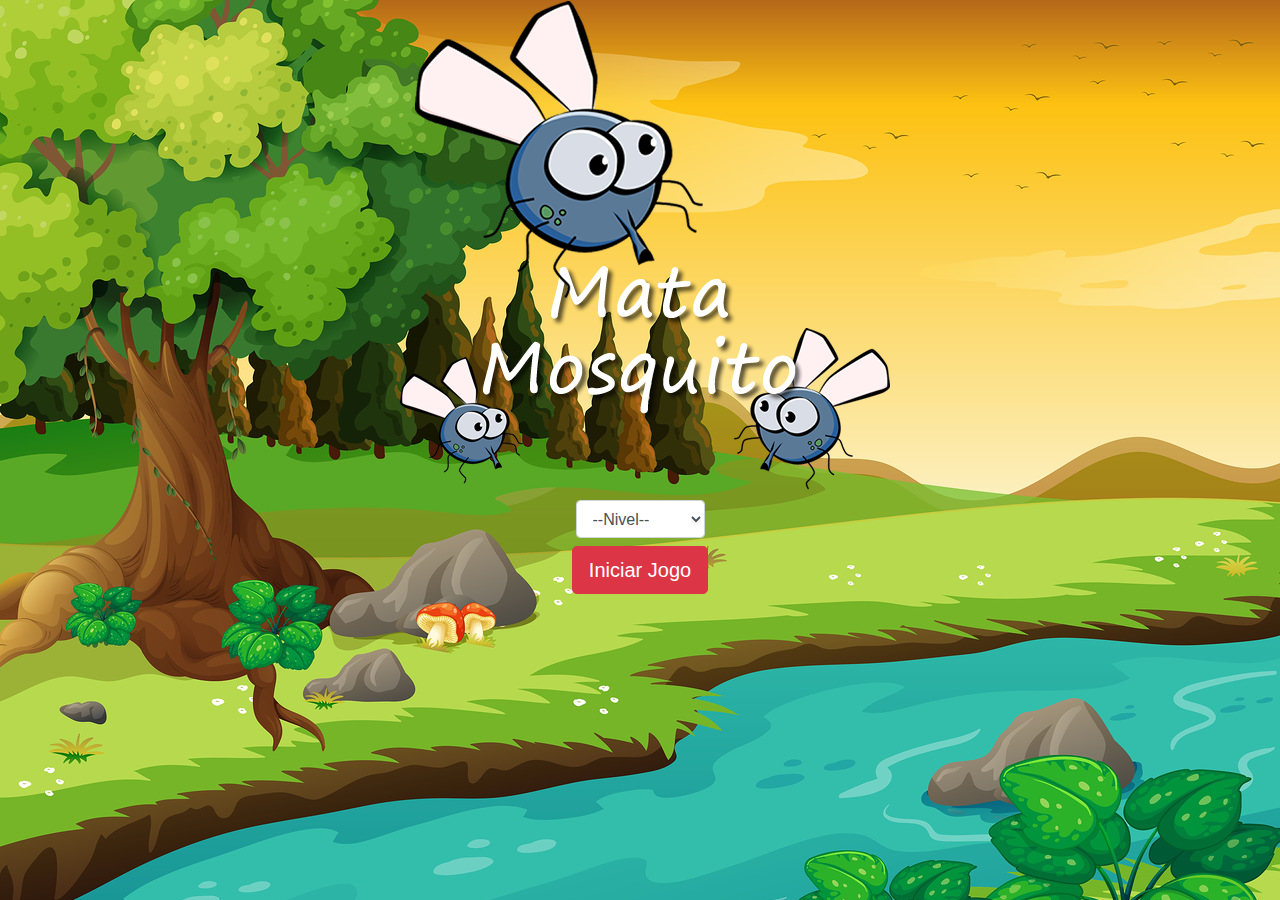
<file: index.html>
<!DOCTYPE html>
<html>
<head>
    <meta charset="utf-8">
    <meta http-equiv="X-UA-Compatible" content="IE=edge">
    <title>Kill Bugs</title>
    <meta name="viewport" content="width=device-width, initial-scale=1, shrink-to-fit=no">
    <link rel="stylesheet" href="https://stackpath.bootstrapcdn.com/bootstrap/4.3.1/css/bootstrap.min.css" integrity="sha384-ggOyR0iXCbMQv3Xipma34MD+dH/1fQ784/j6cY/iJTQUOhcWr7x9JvoRxT2MZw1T" crossorigin="anonymous">
    <link rel="stylesheet" type="text/css" media="screen" href="estilo.css">
    <link rel="icon" href="imagens/imagens/mosca.png">
    <script>
    function iniciarJogo(){
        let nivel = document.getElementById('nivelid').value
        if(nivel === ''){
            alert('Selecione um nível')
            return false
        }
        
        window.location.href = "app.html?" + nivel  //? separa o endereço da var (parametros)
    }
    </script>

</head>
<body>

    <div class="container">
        <div class="row">
            <div class="col">
                <div class="d-flex justify-content-center">
                <img class="menuimg" src="imagens/imagens/game.png">
                </div>
            </div>
        </div>

        <div class="row">
                <div class="col">
                    <div class="d-flex justify-content-center">
                        <div class="mb-2">
                            <select id="nivelid" class="form-control">
                                <option value="">--Nivel--</option>
                                <option value="normal">Normal</option>
                                <option value="difícil">Difícil</option>
                                <option value="profissional">Profissional</option>
                            </select>
                        </div>
                    </div>
                </div>
            </div>

        <div class="row">
            <div class="col">
                <div class="d-flex justify-content-center">
                    <button type="button" class="btn btn-danger btn-lg" onclick="iniciarJogo()">Iniciar Jogo</button>
                </div>
            </div>
        </div>
    </div>

</body>
</html>
</file>
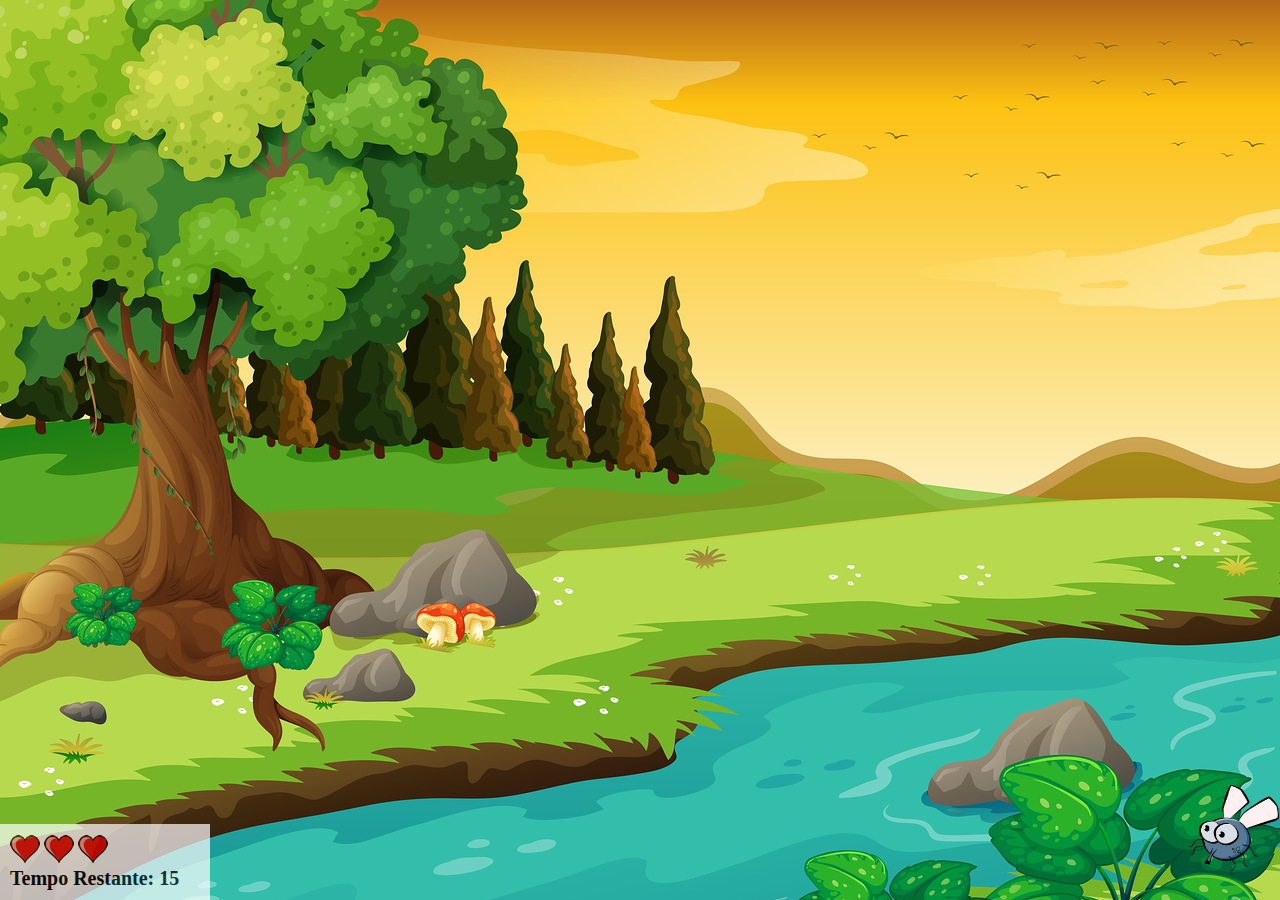
<file: app.html>
<!DOCTYPE html>
<html>
<head>
    <meta charset="utf-8">
    <meta http-equiv="X-UA-Compatible" content="IE=edge">
    <title>Kill Bugs</title>
    <meta name="viewport" content="width=device-width, initial-scale=1">
    <link rel="stylesheet" type="text/css" media="screen" href="estilo.css">
    <script src="jogo.js"></script>
    <link rel="icon" href="imagens/imagens/mosca.png">
</head>
<body onresize="ajustaTamanhoPalcoJogo()">

    <div class="painel">
        <div class="vidas">
            <img id="v1" src="imagens/imagens/coracao_cheio.png">
            <img id="v2" src="imagens/imagens/coracao_cheio.png">
            <img id="v3" src="imagens/imagens/coracao_cheio.png">
        </div>
        <div class="cronometro">
            Tempo Restante: <span id="cronometroid"></span>
        </div>
    </div>

    <script>
        document.getElementById('cronometroid').innerHTML = tempo


        posicaoRandomica()
        let criaMosquito = setInterval(function(){
            posicaoRandomica()
        },defineTempo)
    </script>
</body>
</html>
</file>
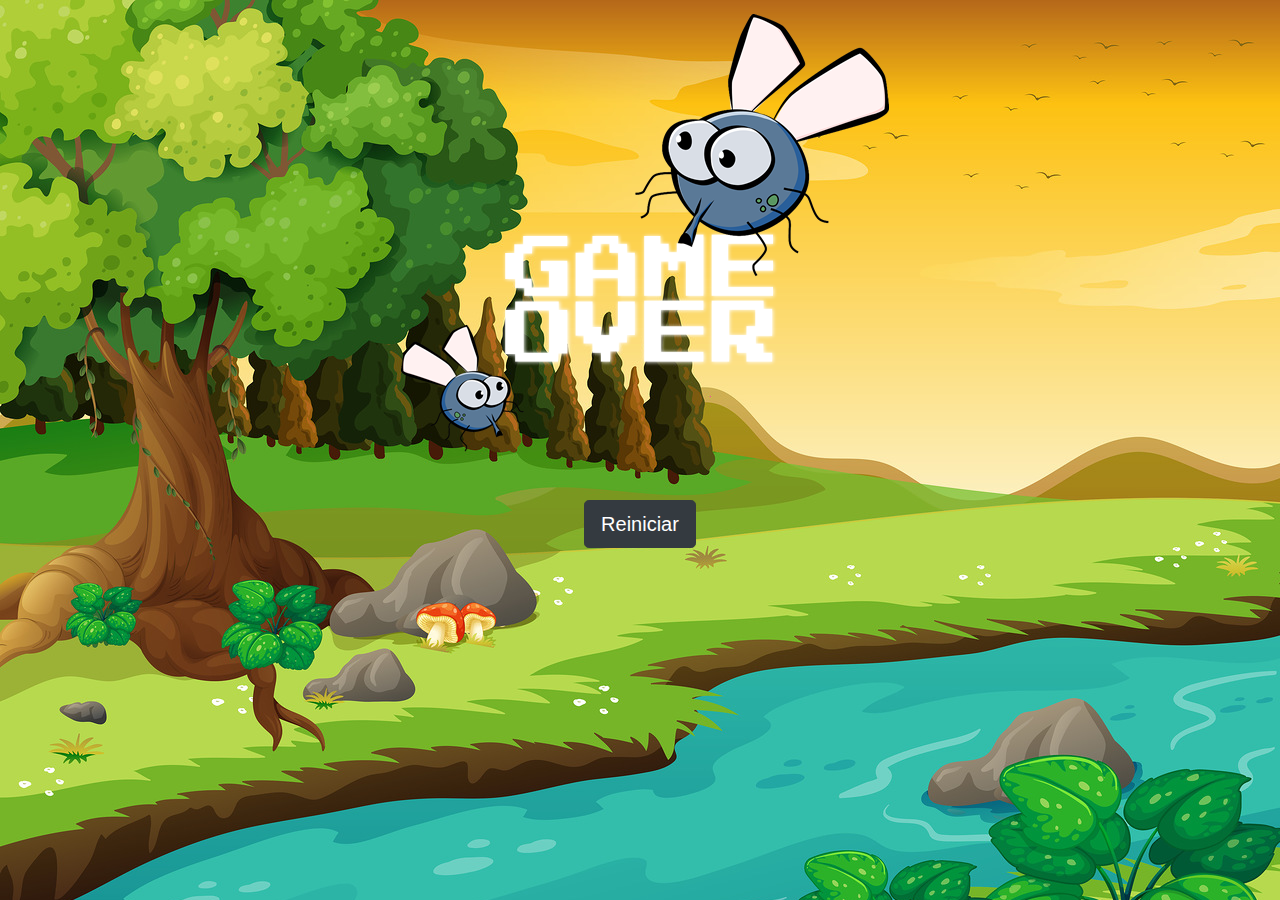
<file: gameover.html>
<!DOCTYPE html>
<html>
<head>
    <meta charset="utf-8">
    <meta http-equiv="X-UA-Compatible" content="IE=edge">
    <title>Kill Bugs</title>
    <meta name="viewport" content="width=device-width, initial-scale=1">
    <script src="jogo.js"></script>
    <link rel="stylesheet" href="https://stackpath.bootstrapcdn.com/bootstrap/4.3.1/css/bootstrap.min.css" integrity="sha384-ggOyR0iXCbMQv3Xipma34MD+dH/1fQ784/j6cY/iJTQUOhcWr7x9JvoRxT2MZw1T" crossorigin="anonymous">
    <link rel="stylesheet" type="text/css" media="screen" href="estilo.css">
    <link rel="icon" href="imagens/imagens/mosca.png">
</head>
<body>

    <div class="container">
        <div class="row">
            <div class="col">
                <div class="d-flex justify-content-center">
                <img class="gameoverimg" src="imagens/imagens/game_over.png">
                </div>
            </div>
        </div>

        <div class="row">
                <div class="col">
                    <div class="d-flex justify-content-center">
                    <button type="button" class="btn btn-dark btn-lg" onclick="window.location.href = 'index.html' ">Reiniciar</button>
                    </div>
                </div>
            </div>
    </div>

</body>
</html>
</file>
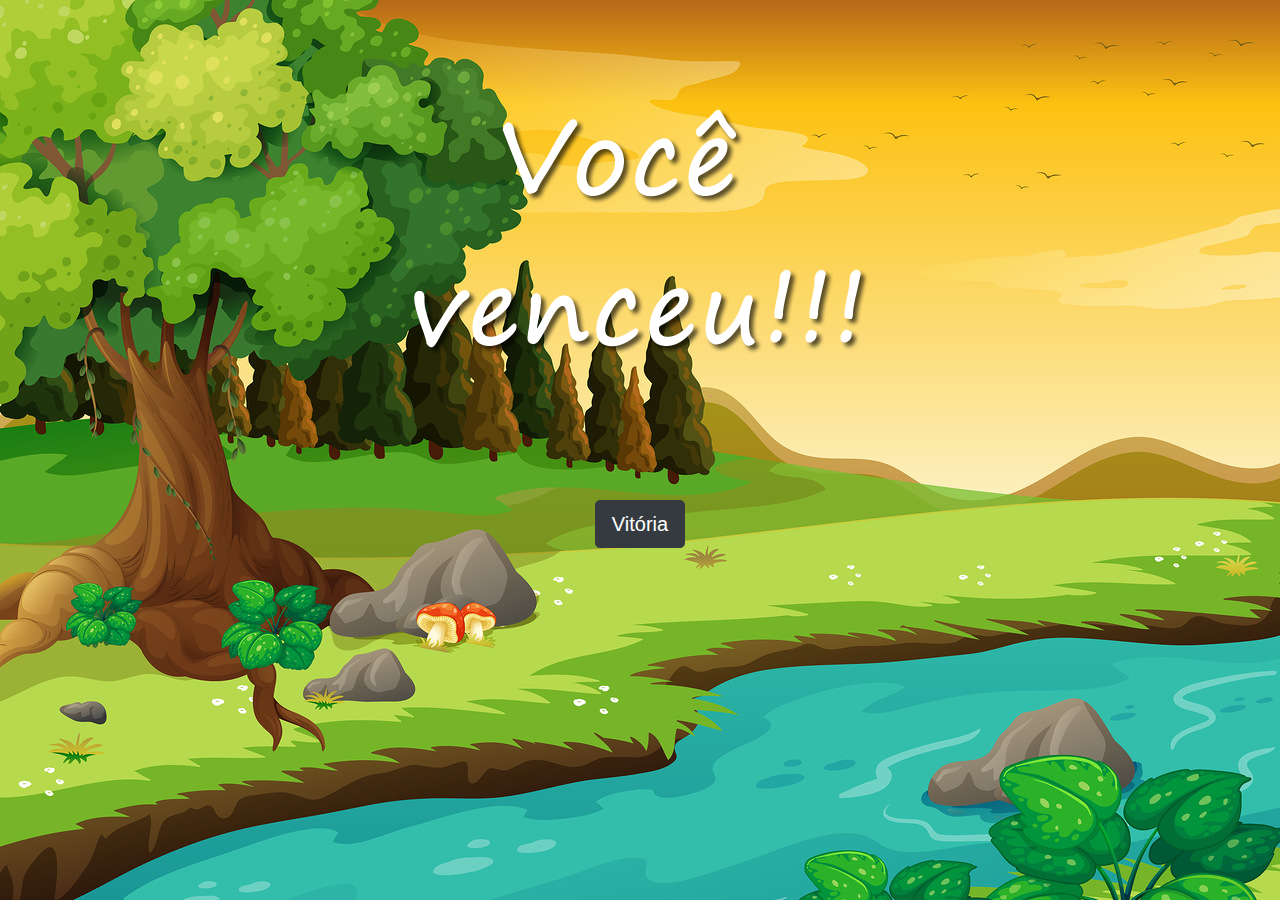
<file: vitoria.html>
<!DOCTYPE html>
<html>
<head>
    <meta charset="utf-8">
    <meta http-equiv="X-UA-Compatible" content="IE=edge">
    <title>Kill Bugs</title>
    <meta name="viewport" content="width=device-width, initial-scale=1">
    <script src="jogo.js"></script>
    <link rel="stylesheet" href="https://stackpath.bootstrapcdn.com/bootstrap/4.3.1/css/bootstrap.min.css" integrity="sha384-ggOyR0iXCbMQv3Xipma34MD+dH/1fQ784/j6cY/iJTQUOhcWr7x9JvoRxT2MZw1T" crossorigin="anonymous">
    <link rel="stylesheet" type="text/css" media="screen" href="estilo.css">
    <link rel="icon" href="imagens/imagens/mosca.png">
</head>
<body>

    <div class="container">
        <div class="row">
            <div class="col">
                <div class="d-flex justify-content-center">
                <img class="vitoriaimg" src="imagens/imagens/vitoria.png">
                </div>
            </div>
        </div>

        <div class="row">
                <div class="col">
                    <div class="d-flex justify-content-center">
                    <button type="button" class="btn btn-dark btn-lg" onclick="window.location.href = 'index.html' ">Vitória</button>
                    </div>
                </div>
            </div>
    </div>

</body>
</html>
</file>
<file: estilo.css>
html {
    cursor: url(imagens/imagens/mata_mosca.png) 30 30, auto;
}

body {
    background-image: url(imagens/imagens/bg.jpg);
    background-repeat: no-repeat;
    background-size: cover;
}

.mosquito1 {
    width: 50px;
    height: 50px ;
}

.mosquito2 {
    width: 70px;
    height: 70px ;
}

.mosquito3 {
    width: 90px;
    height: 90px ;
}

.ladoA {
    transform: scaleX(1);
}

.ladoB {
    transform: scaleX(-1);
}

/*código para o background*/
.painel {
    position: absolute;
    width: 190px;
    padding: 10px;
    left: 0px;
    bottom: 0px;
    border-top: solid 1px #fff;
    background-color: #fff;
    opacity: 0.7;
}

.vidas {
    float: left;
}

.cronometro {
    float: left;
    font-size: 20px;
    font-weight: bold;
}
/*responsivo*/

/*/ Extra small devices (portrait phones, less than 576px)*/
@media (max-width: 575.98px) {
   .menuimg, .vitoriaimg, .gameoverimg {
       margin-top: 15px;
       width: 300px;
       height: 280px;
   }

   body{
        background-image: url(imagens/imagens/bg.jpg);
        background-size: initial;
    }

    


}
</file>
